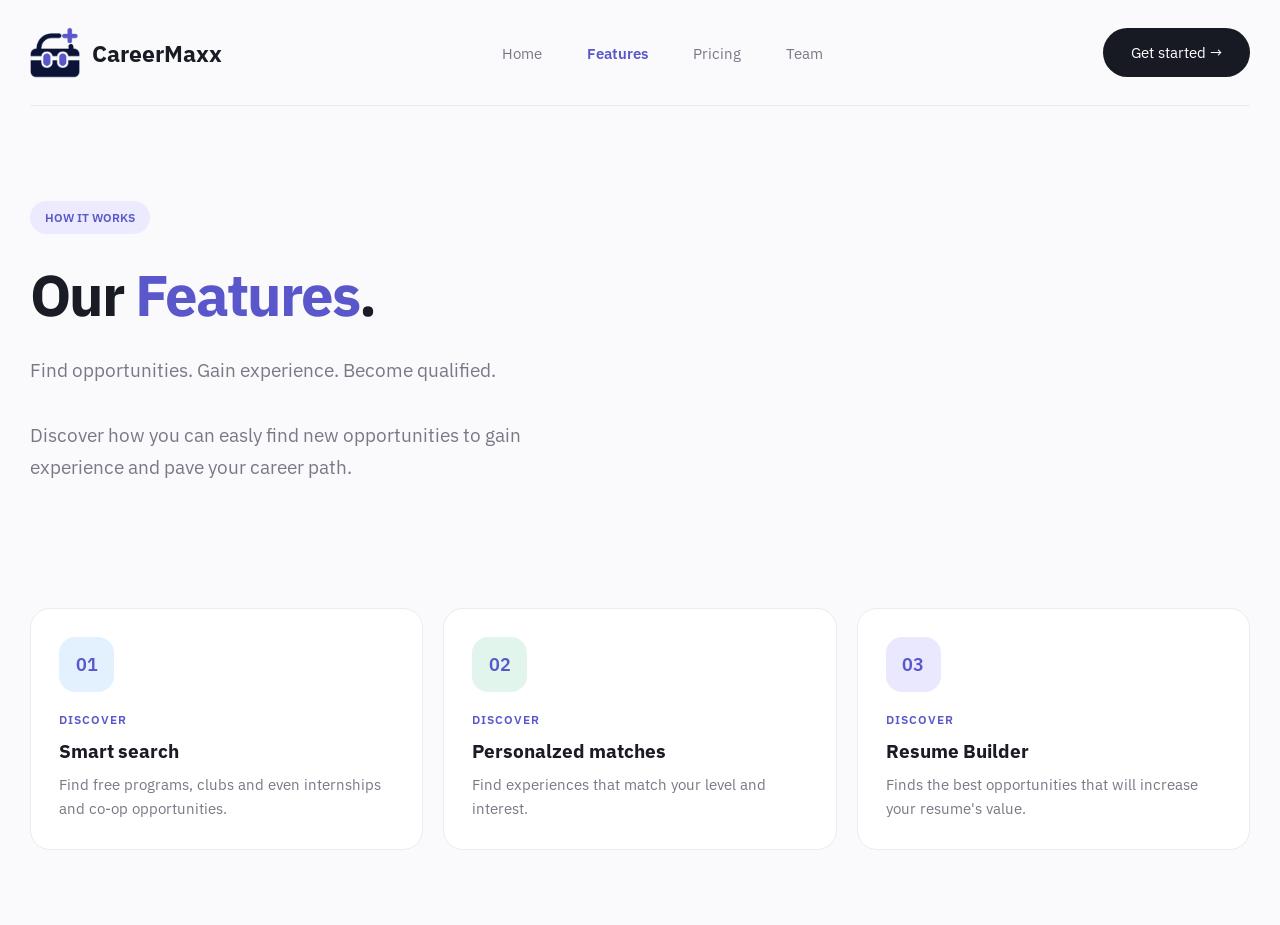
<file: features.html>
<!DOCTYPE html>
<html lang="en">

<head>
    <meta charset="UTF-8">
    <meta name="viewport" content="width=device-width, initial-scale=1">

    <title> Features </title>

    <!-- Loads the fonts from Google Fonts (needs internet) -->
    <link href="https://fonts.googleapis.com/css2?family=IBM+Plex+Mono&family=IBM+Plex+Sans:wght@400;500;600&display=swap" rel="stylesheet">

    <!-- External CSS stylesheet -->
    <link rel="stylesheet" href="style.css">

</head>

<body>

<div class="container">

    <!-- Navigation Bar -->
    <div class="navbar">

        <div class="logo">
            <img src="UI-Images/CareerMaxx-Icon.png" alt="ResuMaxx Icon UI" width= "50">
            CareerMaxx
        </div>

        <ul class="nav-links">
            <li><a href="index.html" >Home</a></li>
            <li><a href="features.html"class="active">Features</a></li>
            <li><a href="pricing.html">Pricing</a></li>
            <li><a href="team.html">Team</a></li>
        </ul>

        <button class="button button-dark" id="openBtn">
            Get started →
        </button>

    </div>

    <!-- Hero Section -->
    <div class="hero">

        <!-- Left side -->
        <div class="hero-left">

            <div class="tag"> HOW IT WORKS </div>
            <h1>
                Our <span class="purple-text">Features</span>.<br>
            </h1>

            <p class="subtitle">
                Find opportunities. Gain experience. Become qualified.
                <br><br>
                Discover how you can easly find new opportunities to gain experience and pave your career path.  
            </p>
        </div>
    
    </div>


    <!-- Features container -->
    <div class="column-container"> 

        <div class="features">

            
            <div class="feature">
                <div class="icon blue-icon">01</div>
                <div class="small-label">DISCOVER</div>
                <h3> Smart search</h3>
                <p>
                    Find free programs, clubs and even internships and co-op opportunities.
                </p>
            </div>

            <div class="feature">
                <div class="icon green-icon">02</div>
                <div class="small-label">DISCOVER</div>
                <h3> Personalzed matches </h3>
                <p>
                    Find experiences that match your level and interest. 
                </p>
            </div>

            <div class="feature">
                <div class="icon purple-icon">03 </div>
                <div class="small-label"> DISCOVER </div>
                <h3> Resume Builder </h3>
                <p>
                    Finds the best opportunities that will increase your resume's value.
                </p>
            </div>

        </div>

        


    </div>

    </div>
</body>
</html>
</file>
<file: style.css>
/* ---------- Colors ---------- */

:root {
    --background: #fafafd;
    --text: #191b25;
    --gray: #777985;
    --line: #ebebf2;
    --purple: #5957c9;
    --light-purple: #eceafe;
    --dark: #171923;

    --peach: #fff0e4;
    --light-green: #e2f5ed;
    --light-blue: #e3f1ff;
    --light-pink: #fce7f1;
}


/* ---------- Basic Setup ---------- */

* {
    margin: 0;
    padding: 0;
    box-sizing: border-box;
}

body {
    font-family: "IBM Plex Sans", Arial, sans-serif;
    background-color: var(--background);
    color: var(--text);
}

/* Main container */

.container {
    max-width: 1400px;
    margin: 0 auto;
    padding: 0 30px 60px;
}

/* Containers */

.row-container {
    display: flex;
    flex-direction: row;
    gap: 16px;
}

.column-container {
    display: flex;
    flex-direction: column;
    gap: 10px;
}

/* ---------- Navigation Bar ---------- */

.navbar {
    display: flex;
    justify-content: space-between;
    align-items: center;
    padding: 26px 0;
    border-bottom: 1px solid var(--line);
}

.logo {
    display: flex;
    align-items: center;
    gap: 12px;
    font-size: 23px;
    font-weight: 700;
}

/* Purple square beside the logo */

.logo-icon {
    width: 40px;
    height: 40px;
    background-color: var(--purple);
    color: white;
    border-radius: 12px;
    display: flex;
    align-items: center;
    justify-content: center;
    font-size: 22px;
}

.nav-links {
    list-style: none;
    display: flex;
    gap: 45px;
}

.nav-links a {
    color: var(--gray);
    text-decoration: none;
    font-size: 15px;
}

.nav-links a:hover {
    color: var(--purple);
}

.nav-links a.active {
    color: var(--purple);
    font-weight: 600;
}

/* ---------- Buttons ---------- */

.buttons {
    display: flex;
    gap: 12px;
}

.button {
    display: inline-block;
    padding: 15px 28px;
    border-radius: 30px;
    border: none;
    text-decoration: none;
    font-size: 15px;
    font-family: inherit;
    cursor: pointer;
    text-align: center;
}

.button-dark {
    background-color: var(--dark);
    color: white;
}

.button-dark:hover {
    background-color: var(--purple);
}

/* ---------- Hero Section ---------- */

.hero {
    display: flex;
    justify-content: space-between;
    align-items: center;
    gap: 70px;
    padding: 95px 0 80px;
}

.hero-left {
    flex: 1;
}

h1 {
    font-size: 58px;
    font-weight: 700;
    line-height: 1.15;
    letter-spacing: -2px;
}

.purple-text {
    color: var(--purple);
}

/* Small lavender label */

.tag {
    display: inline-block;
    background-color: var(--light-purple);
    color: var(--purple);
    padding: 9px 15px;
    border-radius: 30px;
    font-size: 12px;
    font-weight: 600;
    margin-bottom: 28px;
}

.subtitle {
    color: var(--gray);
    font-size: 19px;
    line-height: 1.7;
    margin: 25px 0 30px;
    max-width: 570px;
}

.small-note {
    color: var(--gray);
    font-size: 13px;
    margin-top: 20px;
}

/* ---------- Résumé Score Panel ---------- */

.score-panel {
    flex: 1;
    max-width: 550px;
    background-color: #f1f2f8;
    border-radius: 28px;
    padding: 30px;
}

/* White score card */

.score-card {
    background-color: white;
    border: 1px solid var(--line);
    border-radius: 22px;
    padding: 30px;
}

.score-card h2 {
    font-size: 25px;
    margin: 14px 0 8px;
}

.card-description {
    color: var(--gray);
    font-size: 14px;
    line-height: 1.6;
    margin-bottom: 20px;
}

.small-label {
    font-size: 12px;
    font-weight: 600;
    letter-spacing: 1px;
    color: var(--purple);
}

/* Score circle */

.ring-row {
    display: flex;
    align-items: center;
    gap: 25px;
    margin: 28px 0;
    padding: 20px;
    border: 1px solid var(--line);
    border-radius: 16px;
}

.ring {
    width: 110px;
    height: 110px;
    border-radius: 50%;
    background: conic-gradient(
        var(--purple) 0 72%,
        var(--light-purple) 72% 100%
    );
    display: flex;
    align-items: center;
    justify-content: center;
    flex-shrink: 0;
}

.ring-inner {
    width: 85px;
    height: 85px;
    border-radius: 50%;
    background-color: white;
    display: flex;
    align-items: center;
    justify-content: center;
    font-size: 34px;
    font-weight: 700;
}

.ring-text b {
    font-size: 18px;
}

.ring-text p {
    color: var(--gray);
    font-size: 14px;
    margin-top: 7px;
}

/* Résumé gap list */

.gap {
    display: flex;
    justify-content: space-between;
    gap: 15px;
    background-color: #f8f8fc;
    padding: 13px 15px;
    border-radius: 10px;
    font-size: 13px;
}

.gap span {
    color: var(--purple);
    font-weight: 600;
}

.example-note {
    color: var(--gray);
    font-size: 11px;
    margin-top: 18px;
    text-align: center;
}

/* ---------- Section Headings ---------- */

.section-heading {
    margin: 65px 0 25px;
}

.section-heading .tag {
    margin-bottom: 15px;
}

.section-heading h2 {
    font-size: 34px;
    margin-bottom: 10px;
}

.section-heading p {
    color: var(--gray);
    font-size: 16px;
}

/* ---------- Features ---------- */

.features {
    display: flex;
    gap: 20px;
    padding: 15px 0;
}

.feature {
    flex: 1;
    background-color: white;
    border: 1px solid var(--line);
    border-radius: 20px;
    padding: 28px;
    transition: transform 0.3s ease;
}


.feature-split{
    display: flex;
    flex-direction: row;
    align-items: center;
    gap: 24px;
}

.feature-split  .column-container,
.feature-split .feature-image {
    flex: 1;
    min-width: 0;

}

/* Small movement when hovering */

.feature:hover {
    transform: translateY(-5px);
}

.feature h3 {
    font-size: 19px;
    margin: 12px 0 10px;
}

.feature p {
    color: var(--gray);
    font-size: 15px;
    line-height: 1.6;
}

/* ---------- Pastel Icons ---------- */

.icon {
    width: 55px;
    height: 55px;
    border-radius: 16px;
    display: flex;
    align-items: center;
    justify-content: center;
    margin-bottom: 20px;
    font-size: 18px;
    font-weight: 600;
    color: var(--purple);
}

.icon-circle{
    border-radius: 450px;
    width: 100px;
    height: 100px;
    font-size: 50px;
}

.icon-text{
    width: fit-content;
    padding: 10px;
    
}

.purple-icon {
    background-color: #eae8ff;
}

.blue-icon {
    background-color: var(--light-blue);
}

.green-icon {
    background-color: var(--light-green);
}

.peach-icon {
    background-color: var(--peach);
}

.pink-icon {
    background-color: var(--light-pink);
}


    
    

/* ---------- Team Page ---------- */

.team-intro {
    padding: 75px 0 30px;
}

.team-intro h1 {
    font-size: 45px;
}

.team-intro .subtitle {
    margin: 18px 0 10px;
}

/* Five team cards in one row */

.team-grid {
    display: flex;
    gap: 18px;
}

.team-card {
    padding: 22px;
    min-width: 0;
}

.team-card h3 {
    font-size: 17px;
    margin-top: 22px;
}

.team-card p {
    font-size: 14px;
}

/* Round initials for team members */

.avatar {
    width: 105px;
    height: 105px;
    border-radius: 50%;
    display: flex;
    align-items: center;
    justify-content: center;
    font-size: 25px;
    font-weight: 600;
    color: var(--purple);
    margin: 0 auto 25px;
}

/* Small line at the bottom of each card */

.card-footer {
    border-top: 1px solid var(--line);
    padding-top: 15px;
    margin-top: 25px;
    font-size: 12px;
    color: var(--gray);
}

/* ---------- Sign Up Popup ---------- */

.overlay {
    display: none;
    position: fixed;
    top: 0;
    left: 0;
    width: 100%;
    height: 100%;
    background-color: rgba(0, 0, 0, 0.5);
    justify-content: center;
    align-items: center;
    z-index: 1000;
}

.overlay.show {
    display: flex;
}

.modal {
    background-color: white;
    padding: 35px;
    border-radius: 20px;
    width: 90%;
    max-width: 400px;
    position: relative;
}

.modal h2 {
    margin-bottom: 12px;
    font-size: 28px;
}

.modal input {
    display: block;
    width: 100%;
    margin-bottom: 14px;
    padding: 14px;
    border: 1px solid var(--line);
    border-radius: 10px;
    font-family: inherit;
    font-size: 14px;
}

.modal button[type="submit"] {
    width: 100%;
    padding: 14px;
    background-color: var(--dark);
    color: white;
    border: none;
    border-radius: 25px;
    font-size: 15px;
    cursor: pointer;
}

.close {
    position: absolute;
    top: 15px;
    right: 20px;
    background: none;
    border: none;
    font-size: 28px;
    color: var(--gray);
    cursor: pointer;
}

/* ---------- Phone and Tablet Version ---------- */

@media (max-width: 900px) {

    .hero {
        flex-direction: column;
        align-items: stretch;
        padding: 60px 0;
    }

    .score-panel {
        max-width: 100%;
    }

    .features {
        flex-direction: column;
    }

    .team-grid {
        flex-direction: row;
        flex-wrap: wrap;
    }

    .team-card {
        flex: 1 1 200px;
    }

    h1 {
        font-size: 43px;
    }

    .navbar {
        flex-wrap: wrap;
        gap: 20px;
    }

    .nav-links {
        gap: 20px;
        flex-wrap: wrap;
    }
}

@media (max-width: 500px) {

    .container {
        padding: 0 18px 40px;
    }

    .navbar {
        flex-direction: column;
        align-items: flex-start;
    }

    h1 {
        font-size: 36px;
    }

    .team-intro h1 {
        font-size: 36px;
    }

    .score-panel {
        padding: 15px;
    }

    .score-card {
        padding: 18px;
    }

    .ring-row {
        flex-direction: column;
        text-align: center;
    }

    .team-card {
        flex: 1 1 100%;
    }
}


/* ---------- Pricing Section ---------- */

.hero-cards {
    display: flex;
    flex-direction: column;
    align-items: flex-start;
    padding: 95px 0 0;
    position: relative;
}

/* ---------- Pricing Heading ---------- */

.hero-cards .hero-left {
    width: 100%;
    flex: none;
}

.subtitle-pricing {
    color: var(--gray);
    font-size: 19px;
    line-height: 1.7;
    margin: 25px 0 30px;
    max-width: 570px;
}

.subtitle-pricing p {
    margin-bottom: 12px;
}

/* ---------- Pricing Card Container ---------- */

.row-container-bottom {
    display: flex;
    flex-direction: row;
    align-items: flex-end;
    gap: 16px;
    width: 100%;
    margin-top: -40px;
}

/* ---------- Shared Card Styling ---------- */

.free-card,
.Plus-card,
.Extra-card {
    flex: 1;
    min-width: 0;
    border: none;
    border-radius: 35px;
    padding: 25px;
    text-align: center;
    display: flex;
    flex-direction: column;
    align-items: center;
    justify-content: flex-start;
    gap: 15px;
    overflow-wrap: break-word;
    transition: transform 0.3s ease, box-shadow 0.3s ease;
}

/* ---------- Hover Effect ---------- */

.free-card:hover,
.Plus-card:hover,
.Extra-card:hover {
    transform: translateY(-10px);
    box-shadow: 0 15px 30px rgba(0, 0, 0, 0.12);
}

/* ---------- Free Card ---------- */

.free-card {
    background-color: #C9C8F2;
    min-height: 240px;
}

.free-card h1 {
    font-size: 28px;
    margin: 0;
    letter-spacing: -1px;
}

.free-card p {
    font-size: 30px;
    font-weight: 700;
    margin: 0;
}

.free-card ul {
    display: flex;
    flex-direction: column;
    gap: 16px;
    list-style: none;
    padding: 0;
    margin: 15px 0 0;
    font-size: 15px;
    line-height: 1.5;
}

/* ---------- Plus Card ---------- */

.Plus-card {
    background-color: #9391E2;
    min-height: 390px;
}

.Plus-card h1 {
    font-size: 28px;
    margin: 0;
    letter-spacing: -1px;
}

.Plus-card p {
    font-size: 30px;
    font-weight: 700;
    margin: 0;
}

.Plus-card ul {
    display: flex;
    flex-direction: column;
    gap: 16px;
    list-style: none;
    padding: 0;
    margin: 15px 0 0;
    font-size: 15px;
    line-height: 1.5;
}

/* ---------- Extra Card ---------- */

.Extra-card {
    background-color: #5957C9;
    color: black;
    min-height: 460px;
}

.Extra-card h1 {
    font-size: 28px;
    margin: 0;
    letter-spacing: -1px;
}

.Extra-card p {
    font-size: 30px;
    font-weight: 700;
    margin: 0;
}

.Extra-card ul {
    display: flex;
    flex-direction: column;
    gap: 16px;
    list-style: none;
    padding: 0;
    margin: 15px 0 0;
    font-size: 15px;
    line-height: 1.5;
}

/* ---------- Start Trial Buttons ---------- */

.free-card .button,
.Plus-card .button,
.Extra-card .button {
    margin-top: auto;
    width: 100%;
    flex-shrink: 0;
    background-color: #171923;
    color: white;
}

.free-card .button:hover,
.Plus-card .button:hover,
.Extra-card .button:hover {
    background-color: #33354A;
}

/* ---------- Tablet Version ---------- */

@media (max-width: 900px) {

    .hero-cards {
        padding: 60px 0 0;
    }

    .row-container-bottom {
        flex-direction: column;
        align-items: stretch;
        margin-top: 20px;
    }

    .free-card,
    .Plus-card,
    .Extra-card {
        width: 100%;
        min-height: auto;
        padding: 30px;
    }
}

/* ---------- Phone Version ---------- */

@media (max-width: 500px) {

    .hero-cards {
        padding: 40px 0 0;
    }

    .subtitle-pricing {
        font-size: 16px;
    }

    .free-card,
    .Plus-card,
    .Extra-card {
        border-radius: 25px;
        padding: 25px;
    }
}


/* ---------- JS extras  ---------- */

html {
    scroll-behavior: smooth;
}

a:focus-visible,
button:focus-visible,
input:focus-visible {
    outline: 3px solid var(--purple);
    outline-offset: 3px;
}

.form-message {
    font-size: 13px;
    margin-top: 12px;
    color: var(--purple);
}

.back-to-top {
    position: fixed;
    bottom: 25px;
    right: 25px;
    width: 46px;
    height: 46px;
    border: none;
    border-radius: 50%;
    background-color: var(--dark);
    color: white;
    font-size: 20px;
    cursor: pointer;
    opacity: 0;
    pointer-events: none;
    transition: opacity 0.3s ease, background-color 0.3s ease;
}

.back-to-top.visible {
    opacity: 1;
    pointer-events: auto;
}

.back-to-top:hover {
    background-color: var(--purple);
}


/* ---------- Carousel (home page) ---------- */

.carousel {
    position: relative;
    height: 500px;
    margin-top: 28px;
    border-radius: 28px;
    overflow: hidden;
    background-color: var(--dark);
    isolation: isaolate;
    transform: translateZ(0);
    clip-path: inset(0 round 28px);

}

/* Every slide sits on top of the others. Only .active is visible. */

.slide {
    position: absolute;
    top: 0;
    left: 0;
    width: 100%;
    height: 100%;
    opacity: 0;
    visibility: hidden;
    transition: opacity 0.6s ease, visibility 0.6s ease;
    border-radius: inherit;
    overflow: hidden;
}

.slide.active {
    opacity: 1;
    visibility: visible;
}

/* Background picture. Change blur(8px) to make it more or less blurry. */
/* It is a bit bigger than the slide so the blurred edges stay hidden.  */

.slide-bg {
    position: absolute;
    top: -30px;
    left: -30px;
    right: -30px;
    bottom: -30px;
    background-color: #2e2d66;
    background-size: cover;
    background-position: center;
    filter: blur(3px);
}

/* Dark layer over the picture so the white text is easy to read. */
/* Change 0.55 to make it darker (0.8) or lighter (0.3).          */

.slide-overlay {
    position: absolute;
    top: 0;
    left: 0;
    width: 100%;
    height: 100%;
    background-color: rgba(23, 25, 35, 0.55);
}

.slide-text {
    position: relative;
    height: 100%;
    padding: 60px 110px 90px;
    display: flex;
    flex-direction: column;
    justify-content: center;
    align-items: flex-start;
    gap: 18px;
    color: white;
}

.slide-text .tag {
    margin-bottom: 0;
}

.slide-title {
    font-size: 54px;
    font-weight: 700;
    line-height: 1.15;
    letter-spacing: -1.5px;
    max-width: 760px;
}

.slide-text p {
    font-size: 19px;
    line-height: 1.6;
    max-width: 600px;
    color: #f1f1f8;
}

.button-light {
    background-color: white;
    color: var(--dark);
    font-weight: 600;
    margin-top: 10px;
}

.button-light:hover {
    background-color: var(--light-purple);
}

/* Arrows */

.carousel-arrow {
    position: absolute;
    top: 50%;
    transform: translateY(-50%);
    width: 48px;
    height: 48px;
    border: none;
    border-radius: 50%;
    background-color: white;
    color: var(--dark);
    font-size: 28px;
    line-height: 1;
    cursor: pointer;
}

.carousel-arrow:hover {
    background-color: var(--light-purple);
}

.prev-arrow {
    left: 24px;
}

.next-arrow {
    right: 24px;
}

/* Dots */

.carousel-dots {
    position: absolute;
    bottom: 24px;
    left: 0;
    width: 100%;
    display: flex;
    justify-content: center;
    gap: 10px;
}

.dot {
    width: 10px;
    height: 10px;
    border: none;
    border-radius: 5px;
    background-color: rgba(255, 255, 255, 0.55);
    cursor: pointer;
    transition: width 0.3s ease, background-color 0.3s ease;
}

.dot.active {
    width: 28px;
    background-color: white;
}

/* Carousel on tablets and phones */

@media (max-width: 900px) {

    .carousel {
        height: 400px;
    }

    .slide-text {
        padding: 40px 80px 80px;
    }

    .slide-title {
        font-size: 38px;
    }

    .slide-text p {
        font-size: 16px;
    }
}

@media (max-width: 500px) {

    .carousel {
        height: 480px;
        border-radius: 20px;
        clip-path: inset(0 round 20px);
    }

    .slide-text {
        padding: 30px 24px 120px;
    }

    .slide-title {
        font-size: 30px;
        letter-spacing: -1px;
    }

    /* Move the arrows to the bottom so they don't cover the text */

    .carousel-arrow {
        top: auto;
        bottom: 50px;
        transform: none;
    }
}

/* ---------- Statistics section (home page) ---------- */
/* One rounded box per row */

.stats-row {
    border-radius: 28px;
    padding: 36px 40px 40px;
    margin-bottom: 20px;
}

/* Small title at the top of each row */

.stats-label {
    font-size: 12px;
    font-weight: 600;
    letter-spacing: 1px;
    margin-bottom: 22px;
}

/* The three numbers side by side. They stack on small screens. */

.stats {
    display: flex;
    flex-wrap: wrap;
    gap: 30px 40px;
}

.stat {
    flex: 1 1 200px;
}

.stat-number {
    font-size: 46px;
    font-weight: 700;
    letter-spacing: -1px;
}

.stat-text {
    font-size: 15px;
    margin-top: 6px;
}

.stat-source {
    font-size: 12px;
    margin-top: 8px;
}

/* Row 1: dark */

.stats-dark {
    background-color: var(--dark);
    color: white;
}

.stats-dark .stats-label {
    color: #c9c8f2;
}

.stats-dark .stat-text,
.stats-dark .stat-source {
    color: #d9d9e6;
}

/* Row 2: white */

.stats-light {
    background-color: white;
    border: 1px solid var(--line);
}

.stats-light .stats-label,
.stats-light .stat-number {
    color: var(--purple);
}

.stats-light .stat-text,
.stats-light .stat-source {
    color: var(--gray);
}

/* Row 3: lavender */

.stats-purple {
    background-color: var(--light-purple);
}

.stats-purple .stats-label {
    color: var(--purple);
}

.stats-purple .stat-text {
    color: #4a4c58;
}

/* ---------- Reviews Section (home page) ---------- */

/* Each review reuses the white .feature card.          */
/* This pushes the person's name to the bottom of the card. */

.review {
    display: flex;
    flex-direction: column;
    justify-content: space-between;
    gap: 22px;
}

/* The quote itself: darker and a bit bigger than normal card text */

.feature .review-quote {
    color: var(--text);
    font-size: 16px;
    line-height: 1.6;
}

/* Avatar and name side by side */

.review-person {
    display: flex;
    align-items: center;
    gap: 12px;
}

/* Small round circle with initials */

.review-avatar {
    width: 44px;
    height: 44px;
    border-radius: 50%;
    display: flex;
    align-items: center;
    justify-content: center;
    font-size: 14px;
    font-weight: 600;
    color: var(--purple);
    flex-shrink: 0;
}

.review-name {
    font-size: 14px;
    font-weight: 600;
}

.review-program {
    font-size: 14px;
    color: var(--gray);
}

/* ---------- FAQ Section (home page) ---------- */

/* The list of questions, one under the other */
/* Made it into general drop down options */
.dropdown {
    display: flex;
    flex-direction: column;
    gap: 12px;
    max-width: 900px;
}

/* One white box per question */

.dropdown-item {
    background-color: white;
    border: 1px solid var(--line);
    border-radius: 16px;
    padding: 20px 24px;
}

/* The question (the part you click) */

.dropdown-item summary {
    font-size: 17px;
    font-weight: 600;
    cursor: pointer;
}

.dropdown-item summary:hover {
    color: var(--purple);
}

/* The answer (shown when the question is open) */

.dropdown-item p {
    color: var(--gray);
    font-size: 15px;
    line-height: 1.6;
    margin-top: 14px;
    }

/* ---------- Launch Mailing List (home page) ---------- */

/* Lavender box: text on the left, form on the right. */
/* They stack on small screens.                        */

.launch {
    background-color: var(--light-purple);
    border-radius: 28px;
    padding: 44px 40px;
    margin-top: 65px;
    display: flex;
    flex-wrap: wrap;
    align-items: center;
    justify-content: space-between;
    gap: 24px 40px;
}

.launch-text {
    flex: 1 1 320px;
}

.launch-text h2 {
    font-size: 30px;
    margin-bottom: 8px;
}

.launch-text p {
    font-size: 16px;
    color: #4a4c58;
}

/* Email box and button side by side */

.launch-form {
    flex: 1 1 360px;
    display: flex;
    flex-wrap: wrap;
    align-items: flex-end;
    gap: 12px;
}

.launch-field {
    flex: 1 1 220px;
    display: flex;
    flex-direction: column;
    gap: 6px;
}

.launch-field label {
    font-size: 13px;
    font-weight: 600;
}

.launch-field input {
    width: 100%;
    height: 50px;
    padding: 0 16px;
    border: 1px solid #c9c8f2;
    border-radius: 12px;
    background-color: white;
    font-family: inherit;
    font-size: 15px;
}

/* Confirmation or error message under the form */

.launch-message {
    width: 100%;
    font-size: 13px;
    color: var(--purple);
}

/*---------- Images ----------------- */

/* Rounded border iamge anyone can use */
.feature-demo,
.feature-image {
    background-size: cover;
    background-position: center;
    background-repeat: no-repeat;
    border-radius: 25px;
    height: 600px;
    width: 100%;
}

.feature-demo{
    height: 580px;
    margin-top: 10px;
    margin-bottom: 10px;
}



/* ---------- Footer (all pages) ---------- */

/* Three groups side by side. They stack on small screens. */

.footer {
    border-top: 1px solid var(--line);
    max-width: 1400px;
    margin: 0 auto;
    padding: 34px 30px 40px;
    display: flex;
    flex-wrap: wrap;
    justify-content: space-between;
    align-items: flex-start;
    gap: 24px 40px;
    font-size: 14px;
    color: var(--gray);
}

/* Logo and name */

.footer-logo {
    display: flex;
    align-items: center;
    gap: 10px;
    font-size: 18px;
    font-weight: 700;
    color: var(--text);
    margin-bottom: 10px;
}

/* Page links */

.footer-links {
    display: flex;
    flex-wrap: wrap;
    gap: 14px 30px;
}

.footer a {
    color: var(--gray);
    text-decoration: none;
}

.footer a:hover {
    color: var(--purple);
}

/* Contact and copyright lines */

.footer-info p {
    margin-bottom: 10px;
}

.footer-info a {
    display: block;
    margin-bottom: 6px;
}
/* ---------- Team page: photos and links ---------- */

.avatar-photo {
    display: block;
    width: 105px;
    height: 105px;
    border-radius: 50%;
    object-fit: cover;
    object-position: center 25%;
    margin: 0 auto 25px;
}

.team-links {
    list-style: none;
    margin: 14px 0 0;
}

.team-links li {
    margin-bottom: 6px;
    font-size: 13px;
    overflow-wrap: anywhere;
}

.team-links a {
    color: var(--purple);
    text-decoration: none;
}

.team-links a:hover {
    text-decoration: underline;
}
</file>
